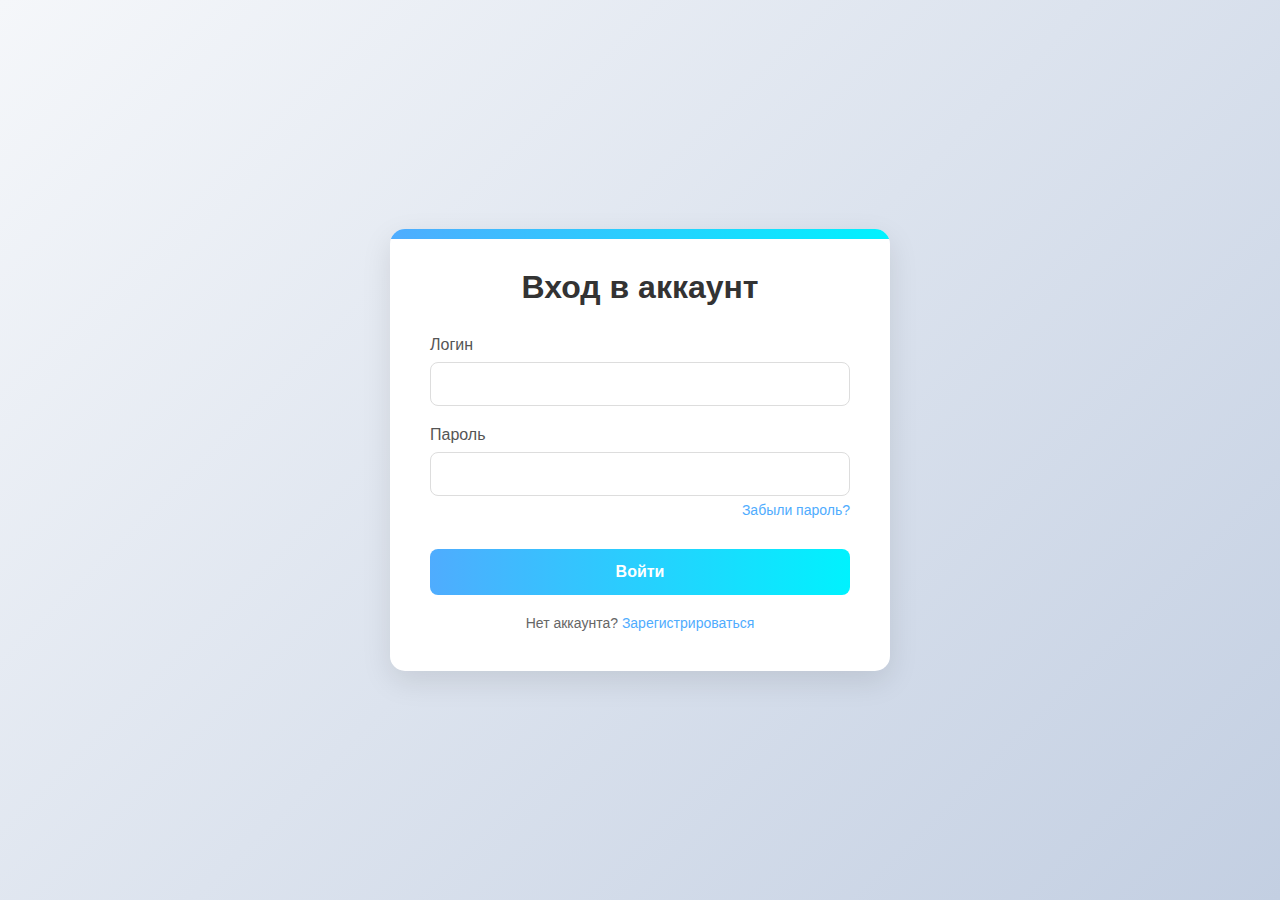
<file: frontend/auth/index.html>
<!DOCTYPE html>
<html lang="ru">
<head>
    <meta charset="UTF-8">
    <meta name="viewport" content="width=device-width, initial-scale=1.0">
    <title>Авторизация</title>
    <link rel="stylesheet" href="css/auth.css">
</head>
<body>
    <div class="container">
        <h1>Вход в аккаунт</h1>
        
        <form id="loginForm">
            <div class="form-group">
                <label for="login">Логин</label>
                <input type="text" id="login" name="login" required>
                <div class="error" id="loginError">Пожалуйста, введите корректный логин</div>
            </div>
            
            <div class="form-group">
                <label for="password">Пароль</label>
                <input type="password" id="password" name="password" required>
                <div class="error" id="passwordError">Пожалуйста, введите пароль</div>
            </div>
            
            <div class="forgot-password">
                <a href="#">Забыли пароль?</a>
            </div>
            
            <button type="submit">Войти</button>
        </form>
        
        <div class="success-message" id="successMessage">
            Авторизация прошла успешно! Перенаправляем вас...
        </div>
        
        <div class="message">
            Нет аккаунта? <a href="http://melon-egoist.ru/t1ht4">Зарегистрироваться</a>
        </div>
    </div>

    <script src="scripts/auth.js"></script>
</body>
</html>
</file>
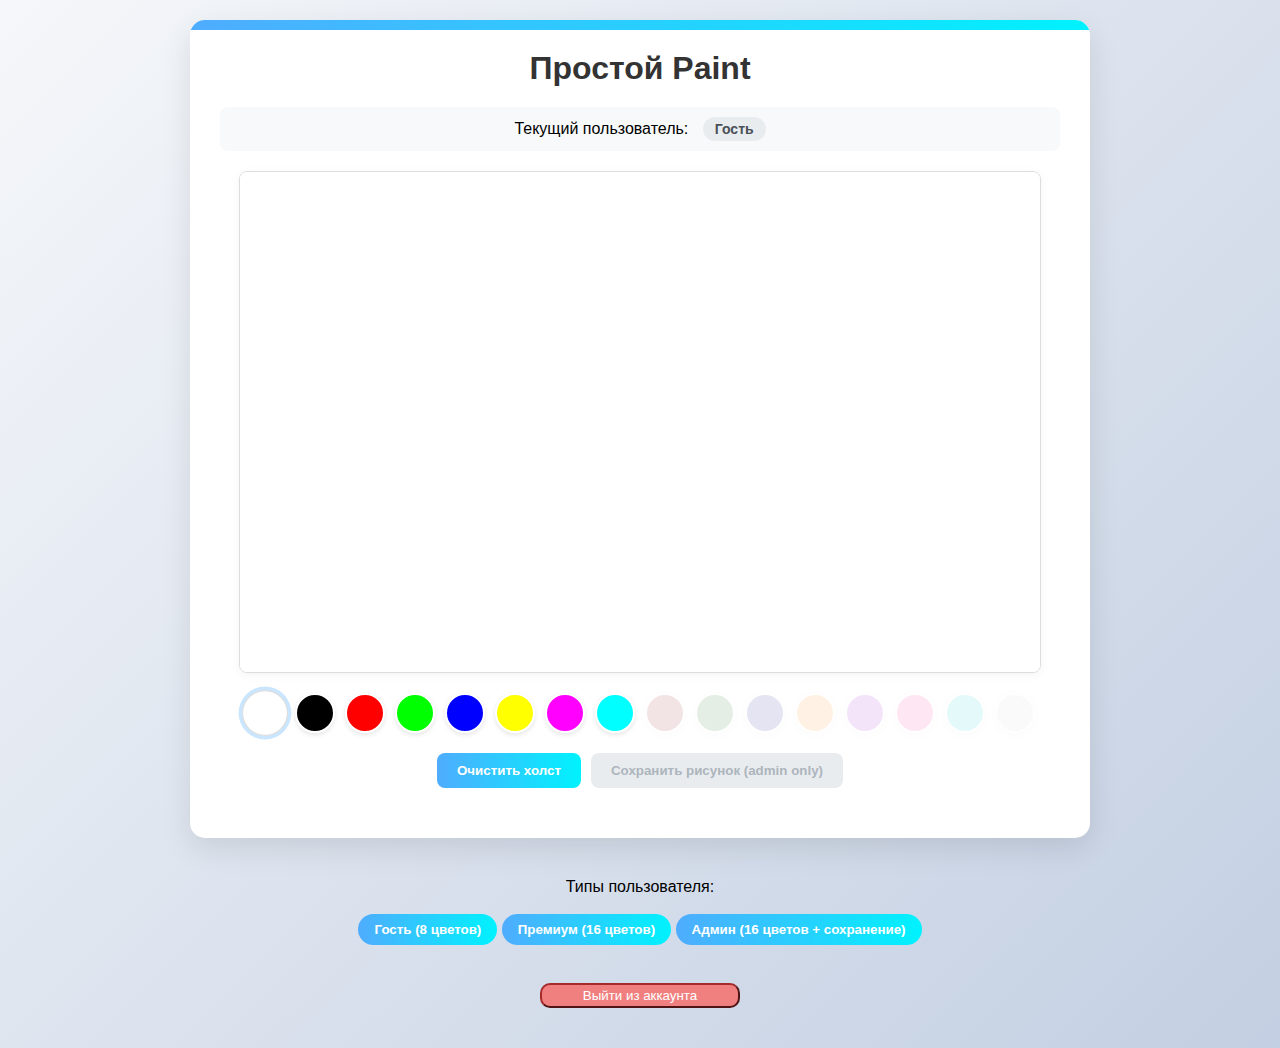
<file: frontend/main_page/index.html>
<!DOCTYPE html>
<html lang="ru">
<head>
    <meta charset="UTF-8">
    <meta name="viewport" content="width=device-width, initial-scale=1.0">
    <title>Simple Paint</title>
    <link rel="stylesheet" href="paint.css">
</head>
<body>
    <div class="container">
        <h1>Простой Paint</h1>
        
        <div class="user-info">
            Текущий пользователь: <span id="username"></span>
            <span id="userRole" class="user-role role-guest">Гость</span>
        </div>
        
        <div class="canvas-container">
            <canvas id="paintCanvas" width="800" height="500"></canvas>
        </div>
        
        <div class="controls">
            <!-- Основные цвета (доступны всем) -->
            <div class="color-btn" style="background: #ffffff; border: 1px solid #ddd;" data-color="#ffffff"></div>
            <div class="color-btn" style="background: #000000;" data-color="#000000"></div>
            <div class="color-btn" style="background: #ff0000;" data-color="#ff0000"></div>
            <div class="color-btn" style="background: #00ff00;" data-color="#00ff00"></div>
            <div class="color-btn" style="background: #0000ff;" data-color="#0000ff"></div>
            <div class="color-btn" style="background: #ffff00;" data-color="#ffff00"></div>
            <div class="color-btn" style="background: #ff00ff;" data-color="#ff00ff"></div>
            <div class="color-btn" style="background: #00ffff;" data-color="#00ffff"></div>
            
            <!-- Дополнительные цвета (только для премиум) -->
            <div class="color-btn premium-color" style="background: #8b0000;" data-color="#8b0000"></div>
            <div class="color-btn premium-color" style="background: #006400;" data-color="#006400"></div>
            <div class="color-btn premium-color" style="background: #00008b;" data-color="#00008b"></div>
            <div class="color-btn premium-color" style="background: #ff8c00;" data-color="#ff8c00"></div>
            <div class="color-btn premium-color" style="background: #9400d3;" data-color="#9400d3"></div>
            <div class="color-btn premium-color" style="background: #ff1493;" data-color="#ff1493"></div>
            <div class="color-btn premium-color" style="background: #00ced1;" data-color="#00ced1"></div>
            <div class="color-btn premium-color" style="background: #d3d3d3;" data-color="#d3d3d3"></div>
        </div>
        
        <div class="controls">
            <button id="clearBtn" class="action-btn">Очистить холст</button>
            <button id="saveBtn" class="action-btn" disabled>Сохранить рисунок &#13;&#10; (admin only)</button>
        </div>
    </div>
    
    <div class="login-section">
        <p>Типы пользователя:</p>
        <br>
        <button class="login-btn" data-role="guest">Гость (8 цветов)</button>
        <button class="login-btn" data-role="premium">Премиум (16 цветов)</button>
        <button class="login-btn" data-role="admin">Админ (16 цветов + сохранение)</button>
    </div>

    <br>

    <button id="logout-bttn" style="border-color: brown; color: #fff; border-radius: 10px; background-color:lightcoral; width: 200px; height: 25px; margin: 20px;">Выйти из аккаунта</button>

    <script src="paint.js"></script>
</body>
</html>
</file>
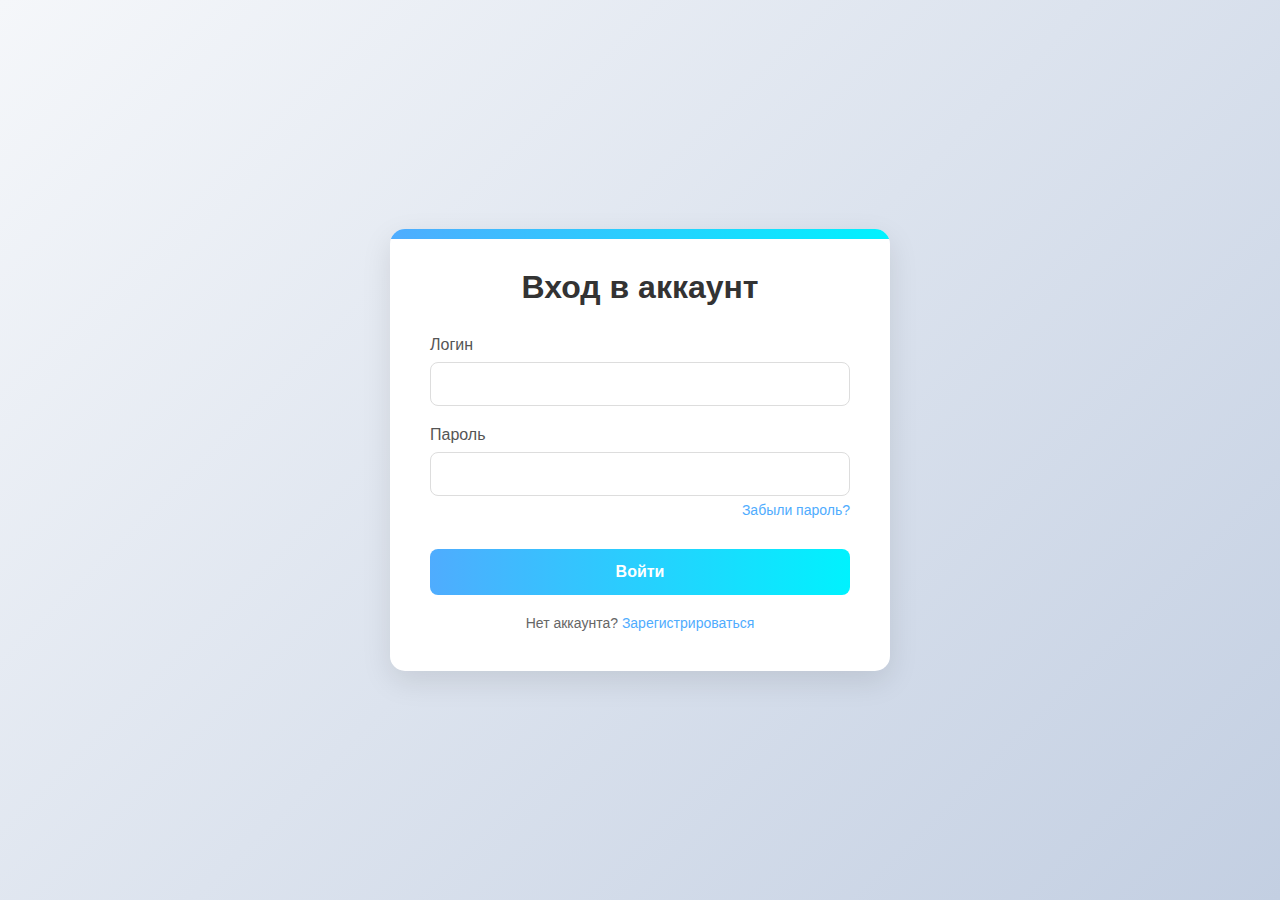
<file: frontend/auth.html>
<!DOCTYPE html>
<html lang="ru">
<head>
    <meta charset="UTF-8">
    <meta name="viewport" content="width=device-width, initial-scale=1.0">
    <title>Авторизация</title>
    <link rel="stylesheet" href="css/auth.css">
</head>
<body>
    <div class="container">
        <h1>Вход в аккаунт</h1>
        
        <form id="loginForm">
            <div class="form-group">
                <label for="login">Логин</label>
                <input type="text" id="login" name="login" required>
                <div class="error" id="loginError">Пожалуйста, введите корректный логин</div>
            </div>
            
            <div class="form-group">
                <label for="password">Пароль</label>
                <input type="password" id="password" name="password" required>
                <div class="error" id="passwordError">Пожалуйста, введите пароль</div>
            </div>
            
            <div class="forgot-password">
                <a href="#">Забыли пароль?</a>
            </div>
            
            <button type="submit">Войти</button>
        </form>
        
        <div class="success-message" id="successMessage">
            Авторизация прошла успешно! Перенаправляем вас...
        </div>
        
        <div class="message">
            Нет аккаунта? <a href="index.html">Зарегистрироваться</a>
        </div>
    </div>

    <script src="scripts/auth.js"></script>
</body>
</html>
</file>
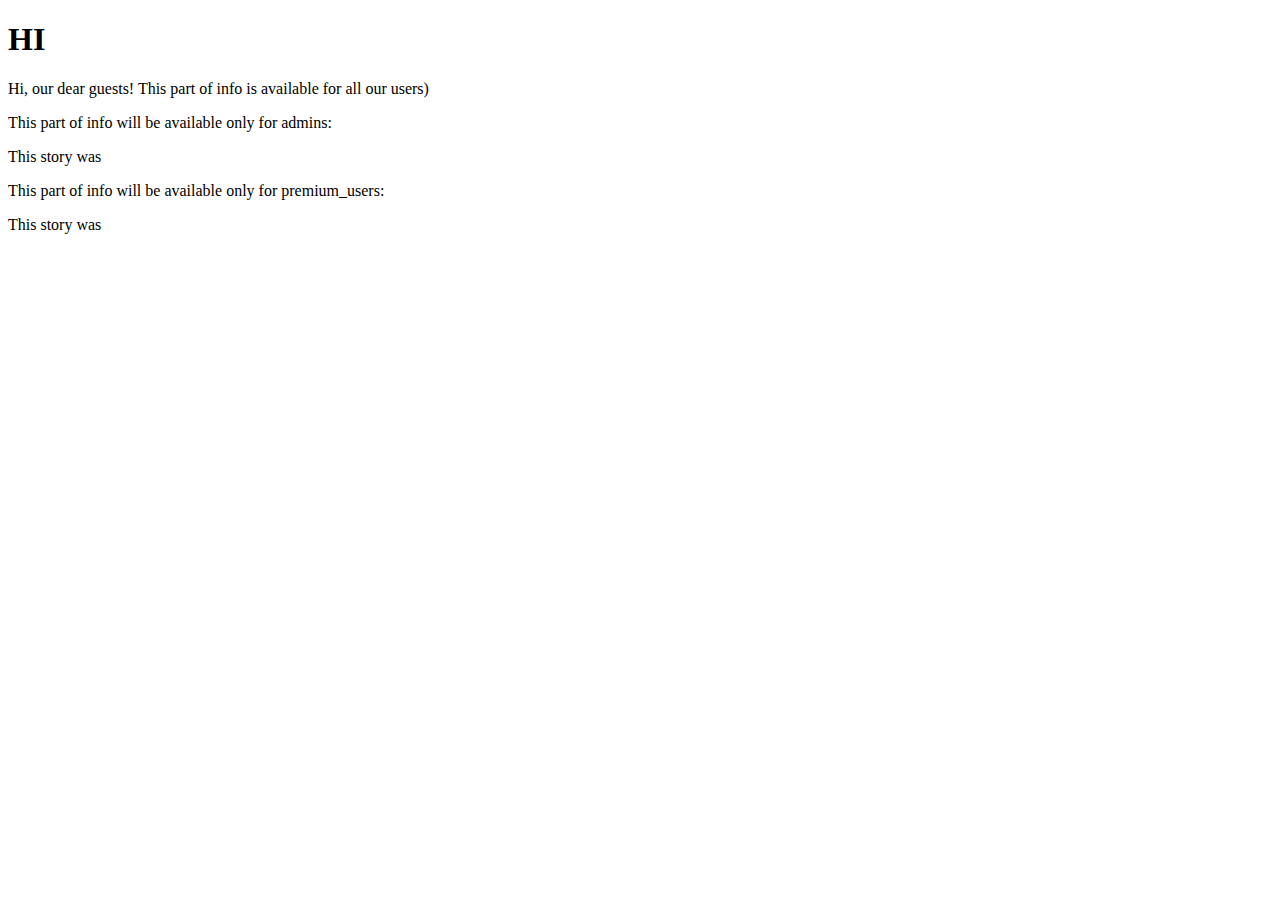
<file: frontend/main_page/profile.html>
<!DOCTYPE html>
<html lang="en">
<head>
    <meta charset="UTF-8">
    <meta name="viewport" content="width=device-width, initial-scale=1.0">
    <title>Profile</title>
</head>
<body>
    <h1>HI</h1>

    <div class="for-guests">
        <p>Hi, our dear guests! This part of info is available for all our users)</p>
    </div>

    <div class="for-admins">
        <p>This part of info will be available only for admins:</p>
        <p>This story was</p><span id="part-for-admins">Lorem ipsum dolor sit amet, consectetur adipisicing elit. Sunt, possimus.</span>
    </div>

    <div class="for-premium">
        <p>This part of info will be available only for premium_users:</p>
        <p>This story was</p>
    </div>

    <script>
        const part_for_admins = document.getElementById("part-for-admins")
        part_for_admins.style.cssText = "display: none";

        fetch(`http://localhost:8081/api/admin/confirm-status?login=${localStorage.getItem("login")}`, {
            method: "GET",
            headers: {
                'Authorization': `Bearer ${localStorage.getItem('token')}`
            }
        }).then(response => {
            if (!response.ok) {
                console.log("error occured")
            }

            return response.text()

        }).then(data => {
            console.log(data)

            if (data == "Admin status confirmed") {
                part_for_admins.style.cssText = "display: inline"
            }
        })
    </script>
</body>
</html>
</file>
<file: frontend/auth/css/auth.css>
* {
    margin: 0;
    padding: 0;
    box-sizing: border-box;
    font-family: 'Arial', sans-serif;
}

body {
    background: linear-gradient(135deg, #f5f7fa 0%, #c3cfe2 100%);
    min-height: 100vh;
    display: flex;
    justify-content: center;
    align-items: center;
    padding: 20px;
}

.container {
    background: white;
    border-radius: 15px;
    box-shadow: 0 10px 30px rgba(0, 0, 0, 0.1);
    width: 100%;
    max-width: 500px;
    padding: 40px;
    position: relative;
    overflow: hidden;
}

.container::before {
    content: '';
    position: absolute;
    top: 0;
    left: 0;
    width: 100%;
    height: 10px;
    background: linear-gradient(90deg, #4facfe 0%, #00f2fe 100%);
}

h1 {
    color: #333;
    text-align: center;
    margin-bottom: 30px;
    font-weight: 600;
}

.form-group {
    margin-bottom: 20px;
    position: relative;
}

label {
    display: block;
    margin-bottom: 8px;
    color: #555;
    font-weight: 500;
}

input {
    width: 100%;
    padding: 12px 15px;
    border: 1px solid #ddd;
    border-radius: 8px;
    font-size: 16px;
    transition: all 0.3s;
}

input:focus {
    border-color: #4facfe;
    box-shadow: 0 0 0 3px rgba(79, 172, 254, 0.2);
    outline: none;
}

button {
    width: 100%;
    padding: 14px;
    background: linear-gradient(90deg, #4facfe 0%, #00f2fe 100%);
    border: none;
    border-radius: 8px;
    color: white;
    font-size: 16px;
    font-weight: 600;
    cursor: pointer;
    transition: all 0.3s;
    margin-top: 10px;
}

button:hover {
    background: linear-gradient(90deg, #3a8fd9 0%, #00c8e6 100%);
    transform: translateY(-2px);
    box-shadow: 0 5px 15px rgba(0, 0, 0, 0.1);
}

.message {
    text-align: center;
    margin-top: 20px;
    color: #666;
    font-size: 14px;
}

.message a {
    color: #4facfe;
    text-decoration: none;
    font-weight: 500;
}

.message a:hover {
    text-decoration: underline;
}

.error {
    color: #ff4757;
    font-size: 14px;
    margin-top: 5px;
    display: none;
}

.success-message {
    display: none;
    text-align: center;
    color: #2ed573;
    font-weight: 500;
    margin-top: 20px;
}

.forgot-password {
    text-align: right;
    margin-top: -15px;
    margin-bottom: 20px;
}

.forgot-password a {
    color: #4facfe;
    text-decoration: none;
    font-size: 14px;
}

.forgot-password a:hover {
    text-decoration: underline;
}
</file>
<file: frontend/main_page/paint.css>
* {
    margin: 0;
    padding: 0;
    box-sizing: border-box;
    font-family: 'Arial', sans-serif;
}

body {
    background: linear-gradient(135deg, #f5f7fa 0%, #c3cfe2 100%);
    min-height: 100vh;
    display: flex;
    flex-direction: column;
    align-items: center;
    padding: 20px;
}

.container {
    background: white;
    border-radius: 15px;
    box-shadow: 0 10px 30px rgba(0, 0, 0, 0.1);
    width: 100%;
    max-width: 900px;
    padding: 30px;
    position: relative;
    overflow: hidden;
    margin-bottom: 20px;
}

.container::before {
    content: '';
    position: absolute;
    top: 0;
    left: 0;
    width: 100%;
    height: 10px;
    background: linear-gradient(90deg, #4facfe 0%, #00f2fe 100%);
}

h1 {
    color: #333;
    text-align: center;
    margin-bottom: 20px;
    font-weight: 600;
}

.user-info {
    text-align: center;
    margin-bottom: 20px;
    padding: 10px;
    background: #f8f9fa;
    border-radius: 8px;
}

.user-role {
    display: inline-block;
    padding: 4px 12px;
    border-radius: 20px;
    font-weight: 600;
    font-size: 14px;
    margin-left: 10px;
}

.role-guest {
    background: #e9ecef;
    color: #495057;
}

.role-premium {
    background: #fff3bf;
    color: #e67700;
}

.role-admin {
    background: #ffd8bf;
    color: #d9480f;
}

.canvas-container {
    display: flex;
    justify-content: center;
    margin-bottom: 20px;
}

canvas {
    border: 1px solid #ddd;
    border-radius: 8px;
    background: white;
    box-shadow: 0 2px 10px rgba(0, 0, 0, 0.05);
    cursor: crosshair;
}

.controls {
    display: flex;
    flex-wrap: wrap;
    gap: 10px;
    justify-content: center;
    margin-bottom: 20px;
}

.color-btn {
    width: 40px;
    height: 40px;
    border-radius: 50%;
    border: 2px solid white;
    cursor: pointer;
    box-shadow: 0 2px 5px rgba(0, 0, 0, 0.1);
    transition: transform 0.2s;
}

.color-btn:hover {
    transform: scale(1.1);
}

.color-btn.active {
    transform: scale(1.15);
    border-color: #4facfe;
    box-shadow: 0 0 0 3px rgba(79, 172, 254, 0.3);
}

.action-btn {
    padding: 10px 20px;
    background: linear-gradient(90deg, #4facfe 0%, #00f2fe 100%);
    border: none;
    border-radius: 8px;
    color: white;
    font-weight: 600;
    cursor: pointer;
    transition: all 0.3s;
}

.action-btn:hover {
    background: linear-gradient(90deg, #3a8fd9 0%, #00c8e6 100%);
    transform: translateY(-2px);
    box-shadow: 0 5px 15px rgba(0, 0, 0, 0.1);
}

.action-btn:disabled {
    background: #e9ecef;
    color: #adb5bd;
    cursor: not-allowed;
    transform: none;
    box-shadow: none;
}

.login-section {
    text-align: center;
    margin-top: 20px;
}

.login-btn {
    padding: 8px 16px;
    background: linear-gradient(90deg, #4facfe 0%, #00f2fe 100%);
    border: none;
    border-radius: 20px;
    color: white;
    font-weight: 600;
    cursor: pointer;
    transition: all 0.3s;
}

.login-btn:hover {
    background: linear-gradient(90deg, #3a8fd9 0%, #00c8e6 100%);
    box-shadow: 0 3px 10px rgba(0, 0, 0, 0.1);
}
</file>
<file: frontend/css/auth.css>
* {
    margin: 0;
    padding: 0;
    box-sizing: border-box;
    font-family: 'Arial', sans-serif;
}

body {
    background: linear-gradient(135deg, #f5f7fa 0%, #c3cfe2 100%);
    min-height: 100vh;
    display: flex;
    justify-content: center;
    align-items: center;
    padding: 20px;
}

.container {
    background: white;
    border-radius: 15px;
    box-shadow: 0 10px 30px rgba(0, 0, 0, 0.1);
    width: 100%;
    max-width: 500px;
    padding: 40px;
    position: relative;
    overflow: hidden;
}

.container::before {
    content: '';
    position: absolute;
    top: 0;
    left: 0;
    width: 100%;
    height: 10px;
    background: linear-gradient(90deg, #4facfe 0%, #00f2fe 100%);
}

h1 {
    color: #333;
    text-align: center;
    margin-bottom: 30px;
    font-weight: 600;
}

.form-group {
    margin-bottom: 20px;
    position: relative;
}

label {
    display: block;
    margin-bottom: 8px;
    color: #555;
    font-weight: 500;
}

input {
    width: 100%;
    padding: 12px 15px;
    border: 1px solid #ddd;
    border-radius: 8px;
    font-size: 16px;
    transition: all 0.3s;
}

input:focus {
    border-color: #4facfe;
    box-shadow: 0 0 0 3px rgba(79, 172, 254, 0.2);
    outline: none;
}

button {
    width: 100%;
    padding: 14px;
    background: linear-gradient(90deg, #4facfe 0%, #00f2fe 100%);
    border: none;
    border-radius: 8px;
    color: white;
    font-size: 16px;
    font-weight: 600;
    cursor: pointer;
    transition: all 0.3s;
    margin-top: 10px;
}

button:hover {
    background: linear-gradient(90deg, #3a8fd9 0%, #00c8e6 100%);
    transform: translateY(-2px);
    box-shadow: 0 5px 15px rgba(0, 0, 0, 0.1);
}

.message {
    text-align: center;
    margin-top: 20px;
    color: #666;
    font-size: 14px;
}

.message a {
    color: #4facfe;
    text-decoration: none;
    font-weight: 500;
}

.message a:hover {
    text-decoration: underline;
}

.error {
    color: #ff4757;
    font-size: 14px;
    margin-top: 5px;
    display: none;
}

.success-message {
    display: none;
    text-align: center;
    color: #2ed573;
    font-weight: 500;
    margin-top: 20px;
}

.forgot-password {
    text-align: right;
    margin-top: -15px;
    margin-bottom: 20px;
}

.forgot-password a {
    color: #4facfe;
    text-decoration: none;
    font-size: 14px;
}

.forgot-password a:hover {
    text-decoration: underline;
}
</file>
